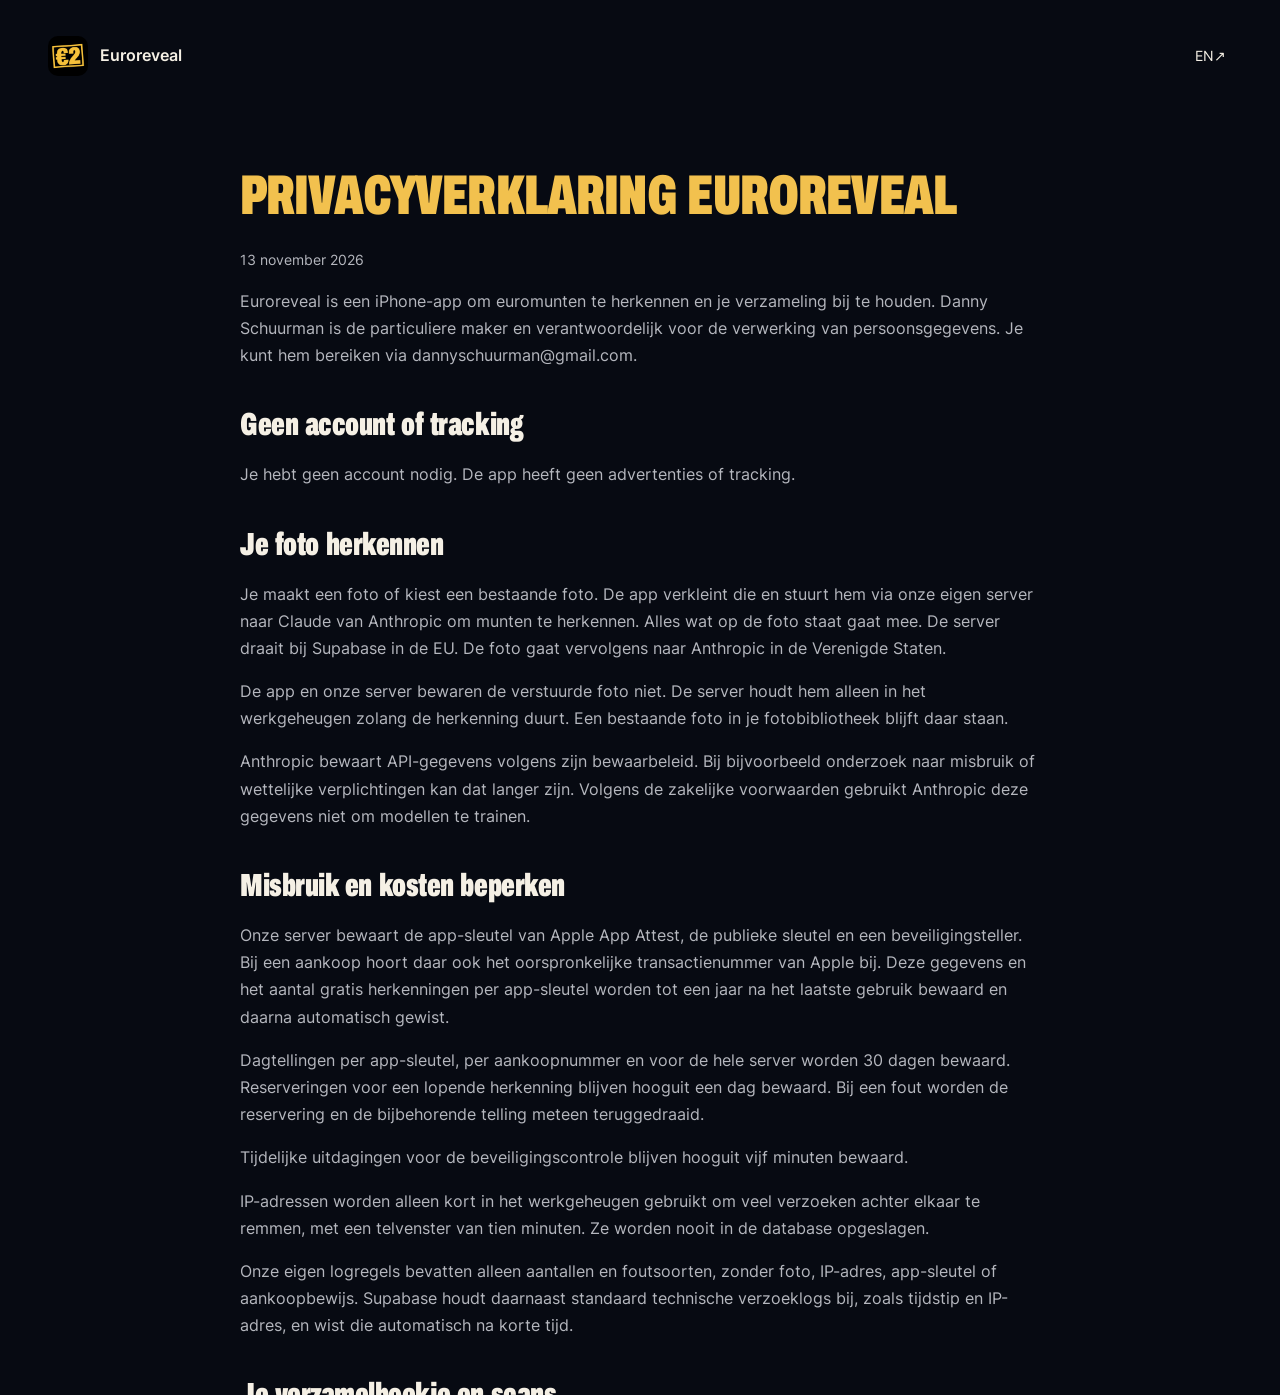
<file: index.html>
<!doctype html><html lang="nl"><head><meta charset="utf-8"><meta name="viewport" content="width=device-width,initial-scale=1"><meta name="robots" content="noindex"><title>Euroreveal: privacy en support</title><meta http-equiv="refresh" content="0; url=privacy.html"><link rel="canonical" href="https://euroreveal.nl/privacy.html"></head><body><p><a href="privacy.html">Privacy</a> · <a href="privacy-en.html">Privacy (EN)</a> · <a href="support.html">Support</a> · <a href="support-en.html">Support (EN)</a></p></body></html>
</file>
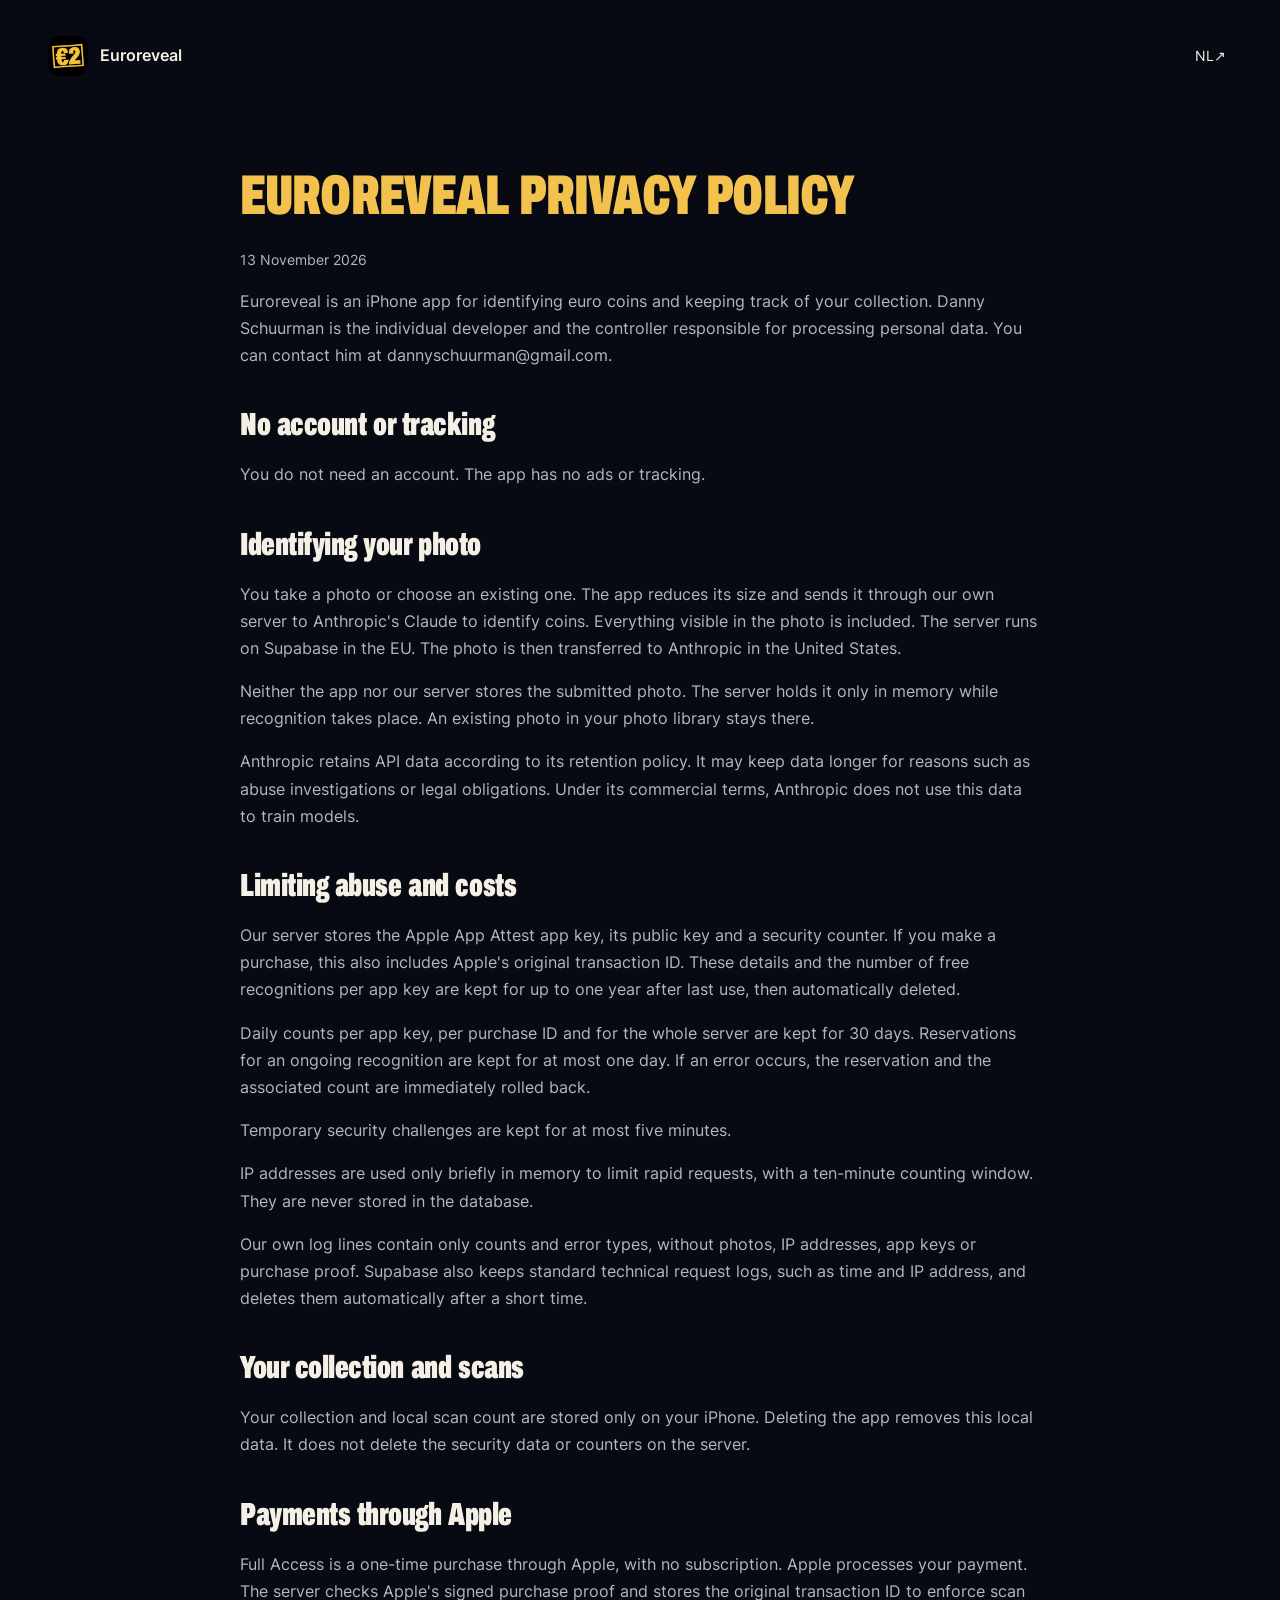
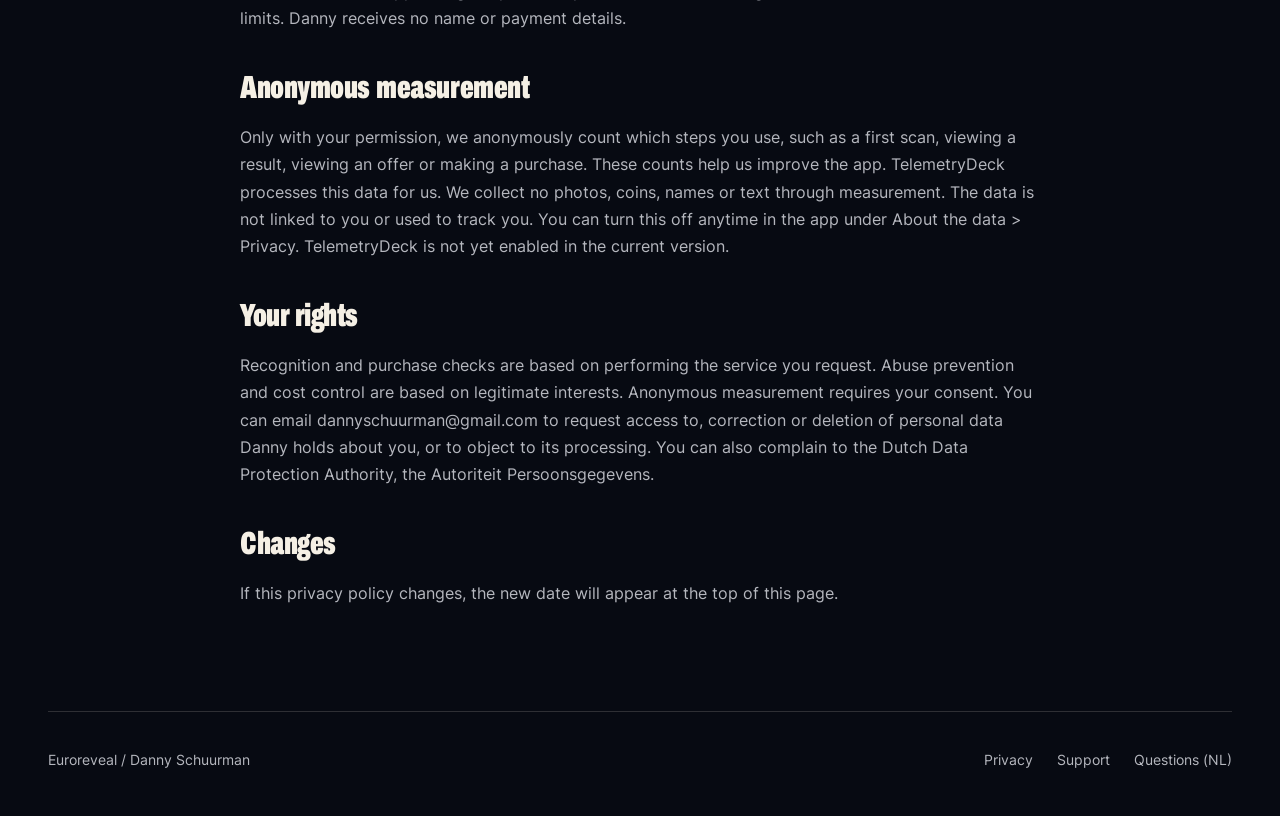
<file: privacy-en.html>
<!doctype html>
<html lang="en"><head>
<meta charset="utf-8"><meta name="viewport" content="width=device-width,initial-scale=1,viewport-fit=cover">
<meta http-equiv="Content-Security-Policy" content="default-src 'self'; script-src 'self'; style-src 'self'; img-src 'self' data:; font-src 'self'; connect-src 'self'; object-src 'none'; base-uri 'self'; form-action 'none'">
<meta name="referrer" content="strict-origin-when-cross-origin">
<title>Euroreveal Privacy Policy</title><meta name="description" content="Euroreveal Privacy Policy">

<!-- site-meta:start -->
<link rel="canonical" href="https://euroreveal.nl/privacy-en.html">
<link rel="alternate" hreflang="nl" href="https://euroreveal.nl/privacy.html"><link rel="alternate" hreflang="en" href="https://euroreveal.nl/privacy-en.html"><link rel="alternate" hreflang="x-default" href="https://euroreveal.nl/privacy.html">
<meta property="og:url" content="https://euroreveal.nl/privacy-en.html"><meta property="og:image" content="https://euroreveal.nl/img/share-en.jpg">
<!-- site-meta:end -->
<meta property="og:title" content="Euroreveal Privacy Policy"><meta property="og:description" content="Euroreveal Privacy Policy"><meta property="og:type" content="website"><meta property="og:site_name" content="Euroreveal"><meta property="og:locale" content="en_GB"><meta name="twitter:card" content="summary_large_image"><meta name="theme-color" content="#070A12">
<link rel="icon" type="image/png" sizes="32x32" href="img/favicon-32.png"><link rel="apple-touch-icon" href="img/apple-touch-icon.png">
<link rel="preload" href="fonts/inter-latin-400.woff2" as="font" type="font/woff2" crossorigin>
<link rel="stylesheet" href="fonts/fonts.css"><link rel="stylesheet" href="style.css"><script src="site.js" defer></script>
<meta property="og:locale:alternate" content="nl_NL"><meta property="og:image:width" content="1200"><meta property="og:image:height" content="630"><meta property="og:image:alt" content="Euroreveal"></head><body><a class="skip" href="#inhoud">Skip to content</a><header class="bar shell"><a class="brand" href="en/"><img src="img/icoon.png" width="40" height="40" alt="">Euroreveal</a><nav aria-label="Language"><a href="privacy.html" lang="nl" hreflang="nl">NL <span aria-hidden="true">↗</span></a></nav></header><main class="document shell" id="inhoud">
<h1>Euroreveal Privacy Policy</h1>
<p class="datum">13 November 2026</p>
<p>Euroreveal is an iPhone app for identifying euro coins and keeping track of your collection. Danny Schuurman is the individual developer and the controller responsible for processing personal data. You can contact him at dannyschuurman@gmail.com.</p>
<h2>No account or tracking</h2>
<p>You do not need an account. The app has no ads or tracking.</p>
<h2>Identifying your photo</h2>
<p>You take a photo or choose an existing one. The app reduces its size and sends it through our own server to Anthropic&#x27;s Claude to identify coins. Everything visible in the photo is included. The server runs on Supabase in the EU. The photo is then transferred to Anthropic in the United States.</p>
<p>Neither the app nor our server stores the submitted photo. The server holds it only in memory while recognition takes place. An existing photo in your photo library stays there.</p>
<p>Anthropic retains API data according to its retention policy. It may keep data longer for reasons such as abuse investigations or legal obligations. Under its commercial terms, Anthropic does not use this data to train models.</p>
<h2>Limiting abuse and costs</h2>
<p>Our server stores the Apple App Attest app key, its public key and a security counter. If you make a purchase, this also includes Apple&#x27;s original transaction ID. These details and the number of free recognitions per app key are kept for up to one year after last use, then automatically deleted.</p>
<p>Daily counts per app key, per purchase ID and for the whole server are kept for 30 days. Reservations for an ongoing recognition are kept for at most one day. If an error occurs, the reservation and the associated count are immediately rolled back.</p>
<p>Temporary security challenges are kept for at most five minutes.</p>
<p>IP addresses are used only briefly in memory to limit rapid requests, with a ten-minute counting window. They are never stored in the database.</p>
<p>Our own log lines contain only counts and error types, without photos, IP addresses, app keys or purchase proof. Supabase also keeps standard technical request logs, such as time and IP address, and deletes them automatically after a short time.</p>
<h2>Your collection and scans</h2>
<p>Your collection and local scan count are stored only on your iPhone. Deleting the app removes this local data. It does not delete the security data or counters on the server.</p>
<h2>Payments through Apple</h2>
<p>Full Access is a one-time purchase through Apple, with no subscription. Apple processes your payment. The server checks Apple&#x27;s signed purchase proof and stores the original transaction ID to enforce scan limits. Danny receives no name or payment details.</p>
<h2>Anonymous measurement</h2>
<p>Only with your permission, we anonymously count which steps you use, such as a first scan, viewing a result, viewing an offer or making a purchase. These counts help us improve the app. TelemetryDeck processes this data for us. We collect no photos, coins, names or text through measurement. The data is not linked to you or used to track you. You can turn this off anytime in the app under About the data &gt; Privacy. TelemetryDeck is not yet enabled in the current version.</p>
<h2>Your rights</h2>
<p>Recognition and purchase checks are based on performing the service you request. Abuse prevention and cost control are based on legitimate interests. Anonymous measurement requires your consent. You can email dannyschuurman@gmail.com to request access to, correction or deletion of personal data Danny holds about you, or to object to its processing. You can also complain to the Dutch Data Protection Authority, the Autoriteit Persoonsgegevens.</p>
<h2>Changes</h2>
<p>If this privacy policy changes, the new date will appear at the top of this page.</p>
</main><footer class="footer shell"><p>Euroreveal <span aria-hidden="true">/</span> Danny Schuurman</p><nav aria-label="More information"><a href="privacy-en.html">Privacy</a><a href="support-en.html">Support</a><a href="https://euroreveal.nl/vragen/">Questions (NL)</a></nav></footer></body></html>
</file>
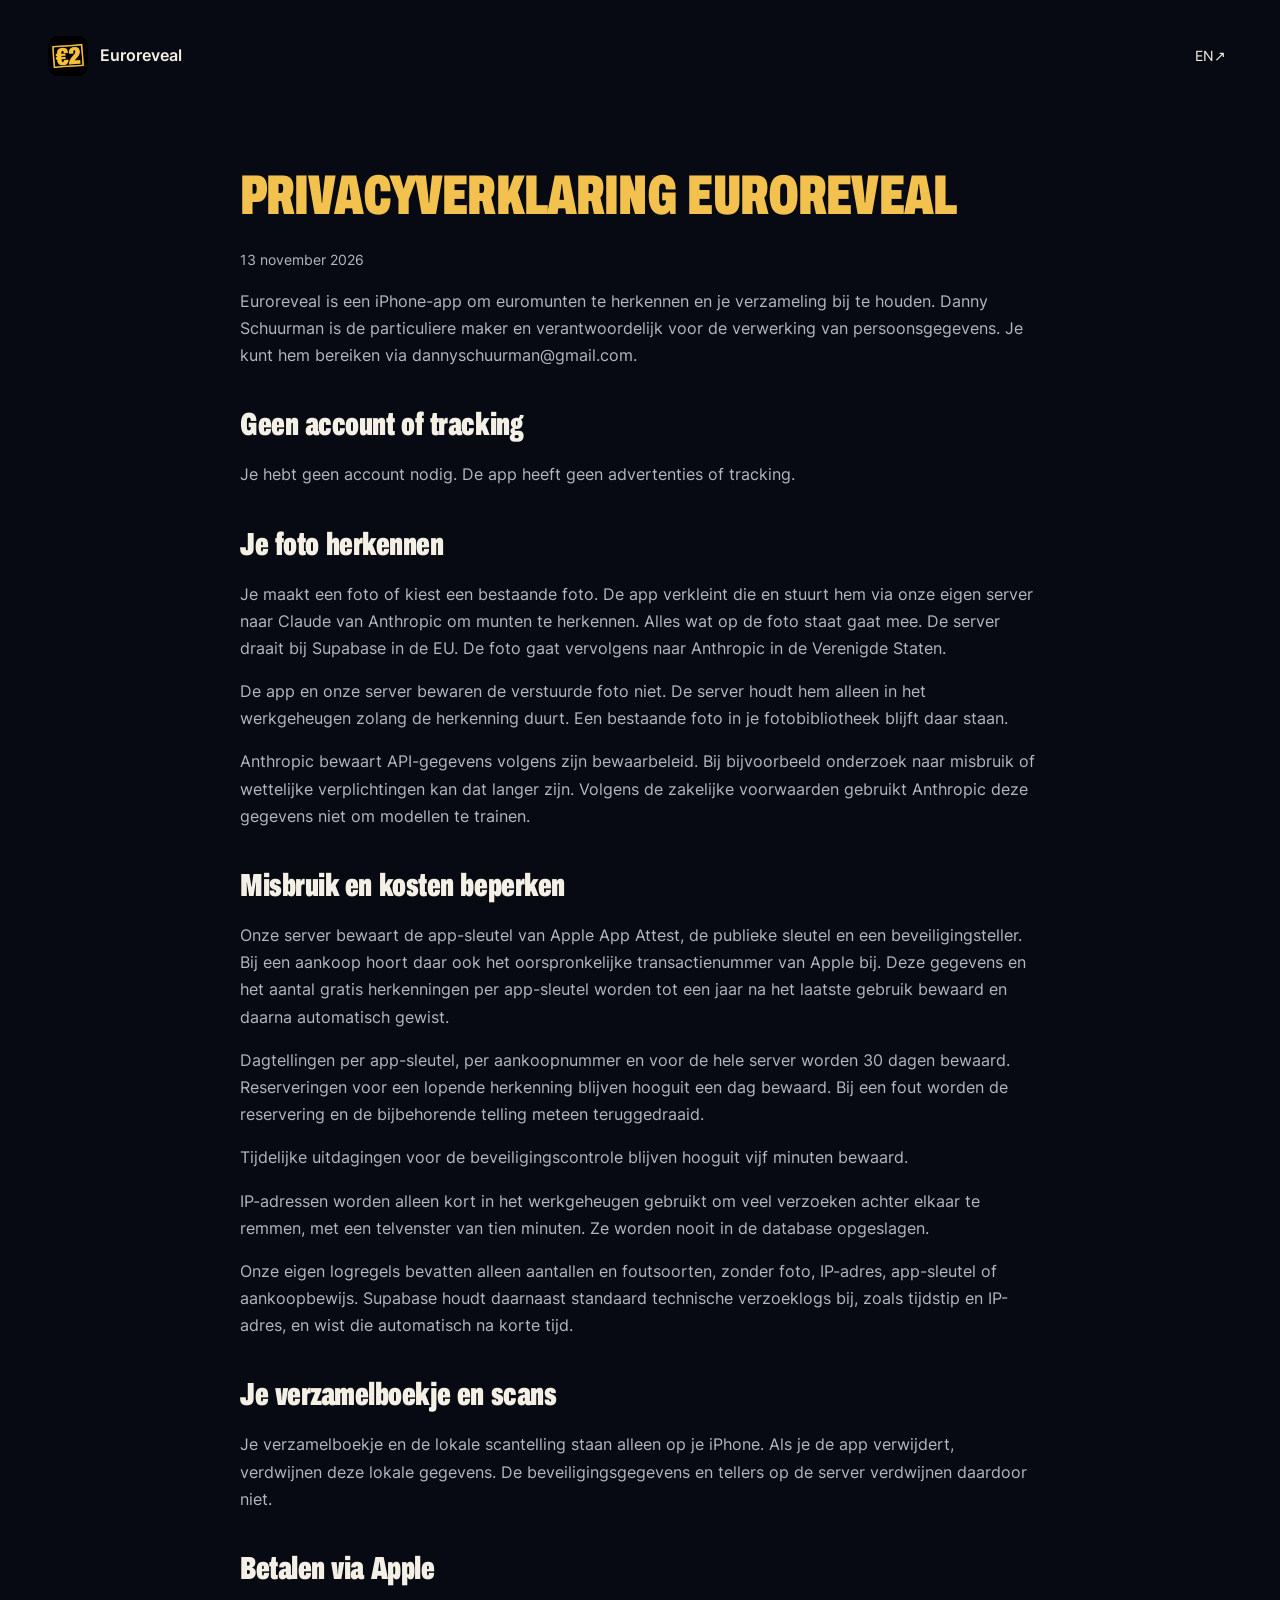
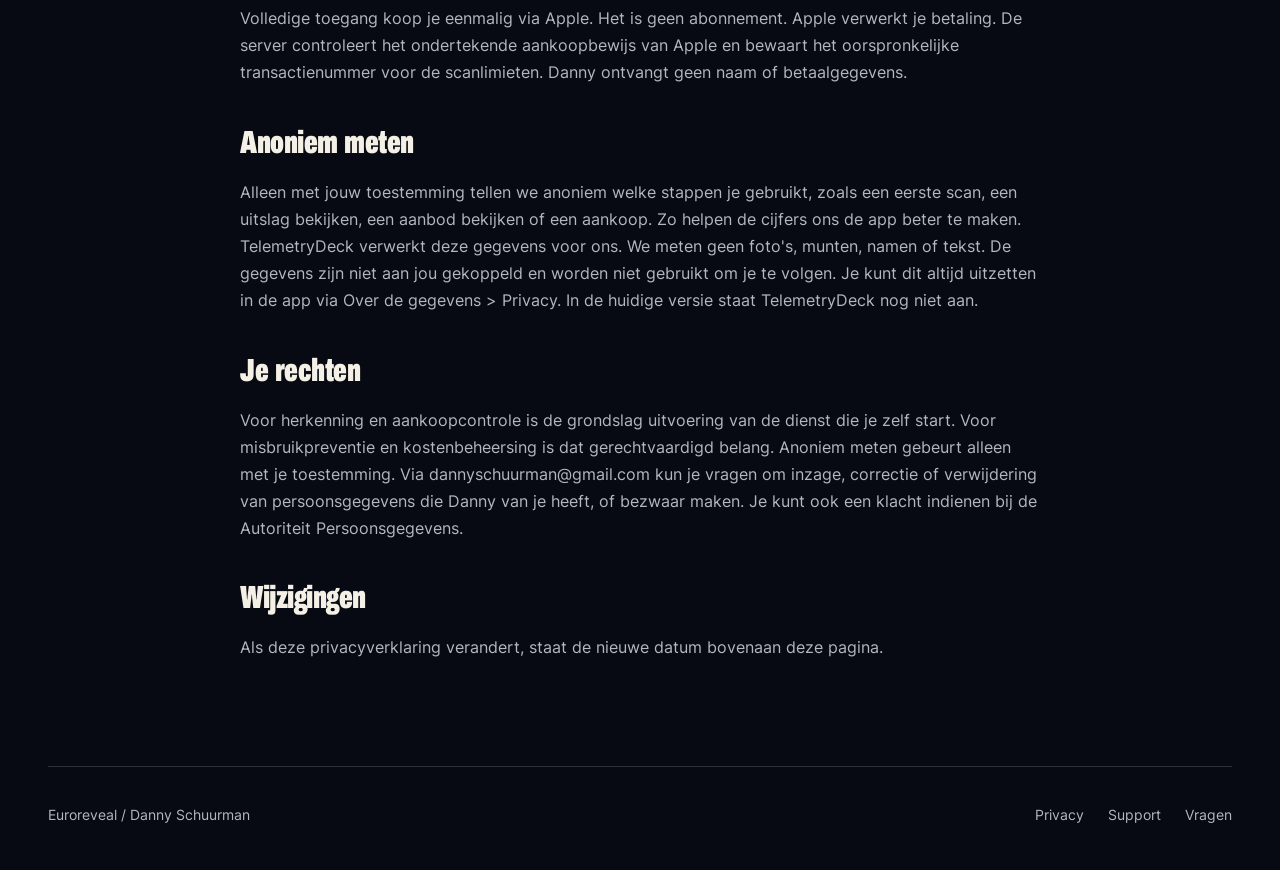
<file: privacy.html>
<!doctype html>
<html lang="nl"><head>
<meta charset="utf-8"><meta name="viewport" content="width=device-width,initial-scale=1,viewport-fit=cover">
<meta http-equiv="Content-Security-Policy" content="default-src 'self'; script-src 'self'; style-src 'self'; img-src 'self' data:; font-src 'self'; connect-src 'self'; object-src 'none'; base-uri 'self'; form-action 'none'">
<meta name="referrer" content="strict-origin-when-cross-origin">
<title>Privacyverklaring Euroreveal</title><meta name="description" content="Privacyverklaring Euroreveal">

<!-- site-meta:start -->
<link rel="canonical" href="https://euroreveal.nl/privacy.html">
<link rel="alternate" hreflang="nl" href="https://euroreveal.nl/privacy.html"><link rel="alternate" hreflang="en" href="https://euroreveal.nl/privacy-en.html"><link rel="alternate" hreflang="x-default" href="https://euroreveal.nl/privacy.html">
<meta property="og:url" content="https://euroreveal.nl/privacy.html"><meta property="og:image" content="https://euroreveal.nl/img/share.jpg">
<!-- site-meta:end -->
<meta property="og:title" content="Privacyverklaring Euroreveal"><meta property="og:description" content="Privacyverklaring Euroreveal"><meta property="og:type" content="website"><meta property="og:site_name" content="Euroreveal"><meta property="og:locale" content="nl_NL"><meta name="twitter:card" content="summary_large_image"><meta name="theme-color" content="#070A12">
<link rel="icon" type="image/png" sizes="32x32" href="img/favicon-32.png"><link rel="apple-touch-icon" href="img/apple-touch-icon.png">
<link rel="preload" href="fonts/inter-latin-400.woff2" as="font" type="font/woff2" crossorigin>
<link rel="stylesheet" href="fonts/fonts.css"><link rel="stylesheet" href="style.css"><script src="site.js" defer></script>
<meta property="og:locale:alternate" content="en_GB"><meta property="og:image:width" content="1200"><meta property="og:image:height" content="630"><meta property="og:image:alt" content="Euroreveal"></head><body><a class="skip" href="#inhoud">Naar de inhoud</a><header class="bar shell"><a class="brand" href="https://euroreveal.nl/"><img src="img/icoon.png" width="40" height="40" alt="">Euroreveal</a><nav aria-label="Taal"><a href="privacy-en.html" lang="en" hreflang="en">EN <span aria-hidden="true">↗</span></a></nav></header><main class="document shell" id="inhoud">
<h1>Privacyverklaring Euroreveal</h1>
<p class="datum">13 november 2026</p>
<p>Euroreveal is een iPhone-app om euromunten te herkennen en je verzameling bij te houden. Danny Schuurman is de particuliere maker en verantwoordelijk voor de verwerking van persoonsgegevens. Je kunt hem bereiken via dannyschuurman@gmail.com.</p>
<h2>Geen account of tracking</h2>
<p>Je hebt geen account nodig. De app heeft geen advertenties of tracking.</p>
<h2>Je foto herkennen</h2>
<p>Je maakt een foto of kiest een bestaande foto. De app verkleint die en stuurt hem via onze eigen server naar Claude van Anthropic om munten te herkennen. Alles wat op de foto staat gaat mee. De server draait bij Supabase in de EU. De foto gaat vervolgens naar Anthropic in de Verenigde Staten.</p>
<p>De app en onze server bewaren de verstuurde foto niet. De server houdt hem alleen in het werkgeheugen zolang de herkenning duurt. Een bestaande foto in je fotobibliotheek blijft daar staan.</p>
<p>Anthropic bewaart API-gegevens volgens zijn bewaarbeleid. Bij bijvoorbeeld onderzoek naar misbruik of wettelijke verplichtingen kan dat langer zijn. Volgens de zakelijke voorwaarden gebruikt Anthropic deze gegevens niet om modellen te trainen.</p>
<h2>Misbruik en kosten beperken</h2>
<p>Onze server bewaart de app-sleutel van Apple App Attest, de publieke sleutel en een beveiligingsteller. Bij een aankoop hoort daar ook het oorspronkelijke transactienummer van Apple bij. Deze gegevens en het aantal gratis herkenningen per app-sleutel worden tot een jaar na het laatste gebruik bewaard en daarna automatisch gewist.</p>
<p>Dagtellingen per app-sleutel, per aankoopnummer en voor de hele server worden 30 dagen bewaard. Reserveringen voor een lopende herkenning blijven hooguit een dag bewaard. Bij een fout worden de reservering en de bijbehorende telling meteen teruggedraaid.</p>
<p>Tijdelijke uitdagingen voor de beveiligingscontrole blijven hooguit vijf minuten bewaard.</p>
<p>IP-adressen worden alleen kort in het werkgeheugen gebruikt om veel verzoeken achter elkaar te remmen, met een telvenster van tien minuten. Ze worden nooit in de database opgeslagen.</p>
<p>Onze eigen logregels bevatten alleen aantallen en foutsoorten, zonder foto, IP-adres, app-sleutel of aankoopbewijs. Supabase houdt daarnaast standaard technische verzoeklogs bij, zoals tijdstip en IP-adres, en wist die automatisch na korte tijd.</p>
<h2>Je verzamelboekje en scans</h2>
<p>Je verzamelboekje en de lokale scantelling staan alleen op je iPhone. Als je de app verwijdert, verdwijnen deze lokale gegevens. De beveiligingsgegevens en tellers op de server verdwijnen daardoor niet.</p>
<h2>Betalen via Apple</h2>
<p>Volledige toegang koop je eenmalig via Apple. Het is geen abonnement. Apple verwerkt je betaling. De server controleert het ondertekende aankoopbewijs van Apple en bewaart het oorspronkelijke transactienummer voor de scanlimieten. Danny ontvangt geen naam of betaalgegevens.</p>
<h2>Anoniem meten</h2>
<p>Alleen met jouw toestemming tellen we anoniem welke stappen je gebruikt, zoals een eerste scan, een uitslag bekijken, een aanbod bekijken of een aankoop. Zo helpen de cijfers ons de app beter te maken. TelemetryDeck verwerkt deze gegevens voor ons. We meten geen foto&#x27;s, munten, namen of tekst. De gegevens zijn niet aan jou gekoppeld en worden niet gebruikt om je te volgen. Je kunt dit altijd uitzetten in de app via Over de gegevens &gt; Privacy. In de huidige versie staat TelemetryDeck nog niet aan.</p>
<h2>Je rechten</h2>
<p>Voor herkenning en aankoopcontrole is de grondslag uitvoering van de dienst die je zelf start. Voor misbruikpreventie en kostenbeheersing is dat gerechtvaardigd belang. Anoniem meten gebeurt alleen met je toestemming. Via dannyschuurman@gmail.com kun je vragen om inzage, correctie of verwijdering van persoonsgegevens die Danny van je heeft, of bezwaar maken. Je kunt ook een klacht indienen bij de Autoriteit Persoonsgegevens.</p>
<h2>Wijzigingen</h2>
<p>Als deze privacyverklaring verandert, staat de nieuwe datum bovenaan deze pagina.</p>
</main><footer class="footer shell"><p>Euroreveal <span aria-hidden="true">/</span> Danny Schuurman</p><nav aria-label="Meer informatie"><a href="privacy.html">Privacy</a><a href="support.html">Support</a><a href="https://euroreveal.nl/vragen/">Vragen</a></nav></footer></body></html>
</file>
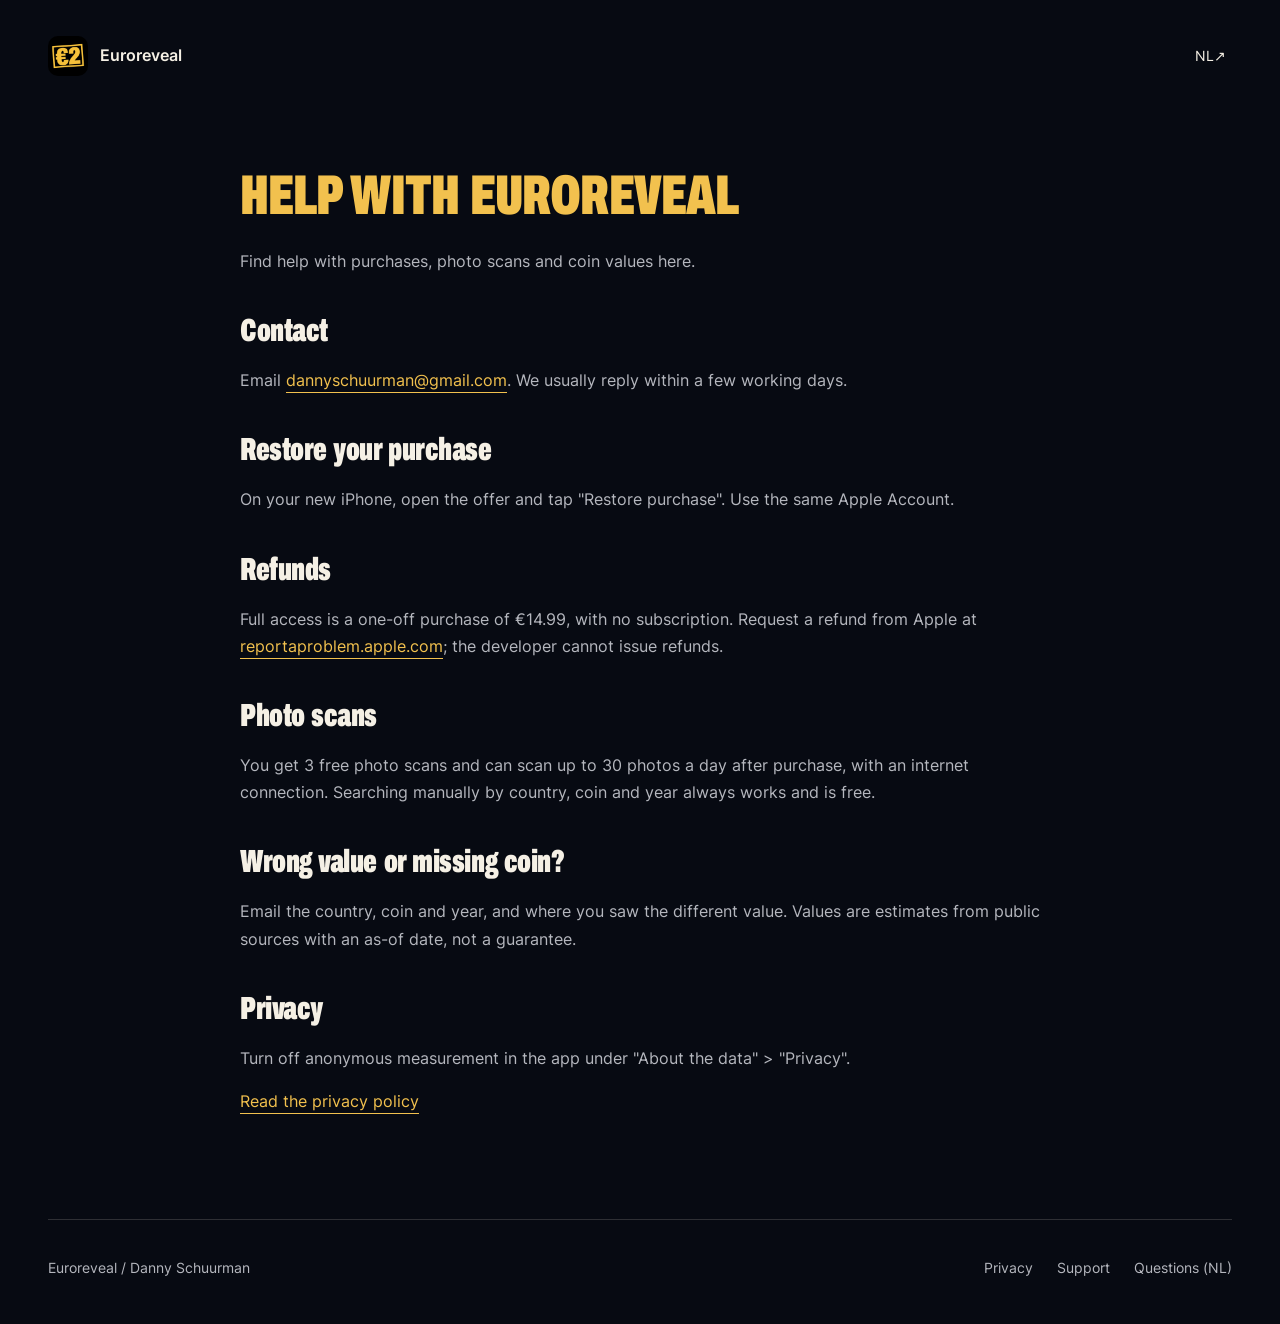
<file: support-en.html>
<!doctype html>
<html lang="en"><head>
<meta charset="utf-8"><meta name="viewport" content="width=device-width,initial-scale=1,viewport-fit=cover">
<meta http-equiv="Content-Security-Policy" content="default-src 'self'; script-src 'self'; style-src 'self'; img-src 'self' data:; font-src 'self'; connect-src 'self'; object-src 'none'; base-uri 'self'; form-action 'none'">
<meta name="referrer" content="strict-origin-when-cross-origin">
<title>Euroreveal support</title><meta name="description" content="Euroreveal support">

<!-- site-meta:start -->
<link rel="canonical" href="https://euroreveal.nl/support-en.html">
<link rel="alternate" hreflang="nl" href="https://euroreveal.nl/support.html"><link rel="alternate" hreflang="en" href="https://euroreveal.nl/support-en.html"><link rel="alternate" hreflang="x-default" href="https://euroreveal.nl/support.html">
<meta property="og:url" content="https://euroreveal.nl/support-en.html"><meta property="og:image" content="https://euroreveal.nl/img/share-en.jpg">
<!-- site-meta:end -->
<meta property="og:title" content="Euroreveal support"><meta property="og:description" content="Euroreveal support"><meta property="og:type" content="website"><meta property="og:site_name" content="Euroreveal"><meta property="og:locale" content="en_GB"><meta name="twitter:card" content="summary_large_image"><meta name="theme-color" content="#070A12">
<link rel="icon" type="image/png" sizes="32x32" href="img/favicon-32.png"><link rel="apple-touch-icon" href="img/apple-touch-icon.png">
<link rel="preload" href="fonts/inter-latin-400.woff2" as="font" type="font/woff2" crossorigin>
<link rel="stylesheet" href="fonts/fonts.css"><link rel="stylesheet" href="style.css"><script src="site.js" defer></script>
<meta property="og:locale:alternate" content="nl_NL"><meta property="og:image:width" content="1200"><meta property="og:image:height" content="630"><meta property="og:image:alt" content="Euroreveal"></head><body><a class="skip" href="#inhoud">Skip to content</a><header class="bar shell"><a class="brand" href="en/"><img src="img/icoon.png" width="40" height="40" alt="">Euroreveal</a><nav aria-label="Language"><a href="support.html" lang="nl" hreflang="nl">NL <span aria-hidden="true">↗</span></a></nav></header><main class="document shell" id="inhoud">
<h1>Help with Euroreveal</h1>
<p class="intro">Find help with purchases, photo scans and coin values here.</p>
<h2>Contact</h2>
<p>Email <a href="mailto:dannyschuurman@gmail.com">dannyschuurman@gmail.com</a>. We usually reply within a few working days.</p>
<h2>Restore your purchase</h2>
<p>On your new iPhone, open the offer and tap &quot;Restore purchase&quot;. Use the same Apple Account.</p>
<h2>Refunds</h2>
<p>Full access is a one-off purchase of €14.99, with no subscription. Request a refund from Apple at <a href="https://reportaproblem.apple.com">reportaproblem.apple.com</a>; the developer cannot issue refunds.</p>
<h2>Photo scans</h2>
<p>You get 3 free photo scans and can scan up to 30 photos a day after purchase, with an internet connection. Searching manually by country, coin and year always works and is free.</p>
<h2>Wrong value or missing coin?</h2>
<p>Email the country, coin and year, and where you saw the different value. Values are estimates from public sources with an as-of date, not a guarantee.</p>
<h2>Privacy</h2>
<p>Turn off anonymous measurement in the app under &quot;About the data&quot; &gt; &quot;Privacy&quot;.</p>
<p><a href="privacy-en.html">Read the privacy policy</a></p>
</main><footer class="footer shell"><p>Euroreveal <span aria-hidden="true">/</span> Danny Schuurman</p><nav aria-label="More information"><a href="privacy-en.html">Privacy</a><a href="support-en.html">Support</a><a href="https://euroreveal.nl/vragen/">Questions (NL)</a></nav></footer></body></html>
</file>
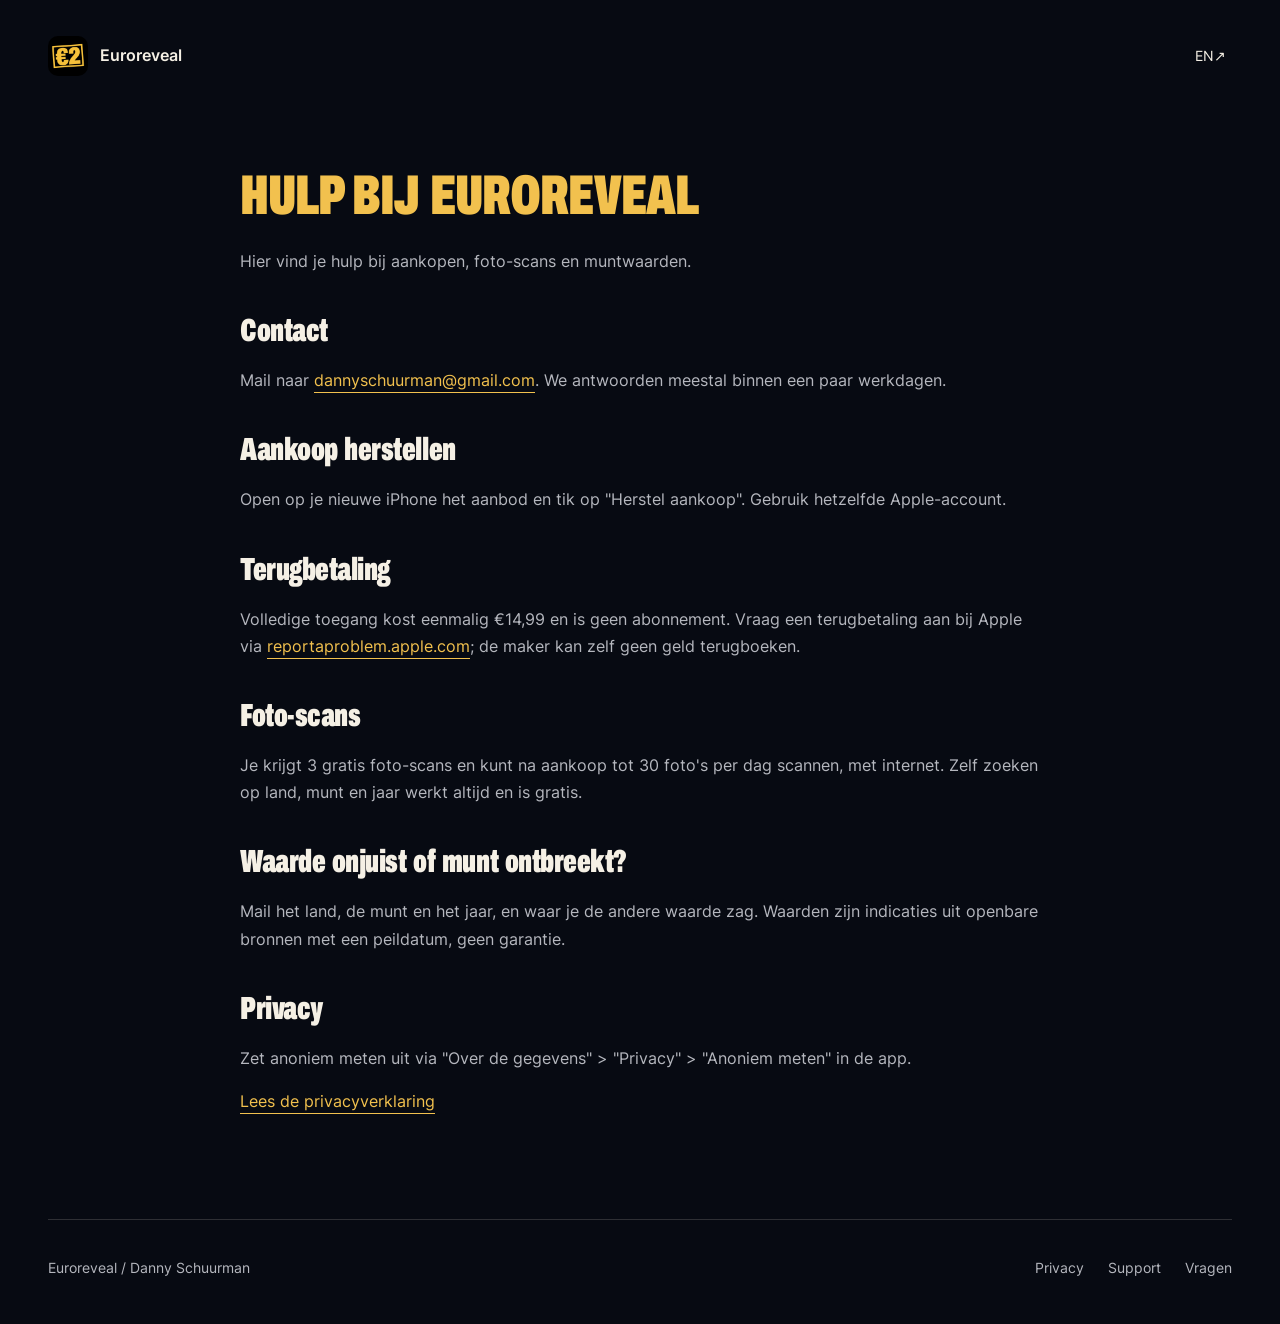
<file: support.html>
<!doctype html>
<html lang="nl"><head>
<meta charset="utf-8"><meta name="viewport" content="width=device-width,initial-scale=1,viewport-fit=cover">
<meta http-equiv="Content-Security-Policy" content="default-src 'self'; script-src 'self'; style-src 'self'; img-src 'self' data:; font-src 'self'; connect-src 'self'; object-src 'none'; base-uri 'self'; form-action 'none'">
<meta name="referrer" content="strict-origin-when-cross-origin">
<title>Support voor Euroreveal</title><meta name="description" content="Support voor Euroreveal">

<!-- site-meta:start -->
<link rel="canonical" href="https://euroreveal.nl/support.html">
<link rel="alternate" hreflang="nl" href="https://euroreveal.nl/support.html"><link rel="alternate" hreflang="en" href="https://euroreveal.nl/support-en.html"><link rel="alternate" hreflang="x-default" href="https://euroreveal.nl/support.html">
<meta property="og:url" content="https://euroreveal.nl/support.html"><meta property="og:image" content="https://euroreveal.nl/img/share.jpg">
<!-- site-meta:end -->
<meta property="og:title" content="Support voor Euroreveal"><meta property="og:description" content="Support voor Euroreveal"><meta property="og:type" content="website"><meta property="og:site_name" content="Euroreveal"><meta property="og:locale" content="nl_NL"><meta name="twitter:card" content="summary_large_image"><meta name="theme-color" content="#070A12">
<link rel="icon" type="image/png" sizes="32x32" href="img/favicon-32.png"><link rel="apple-touch-icon" href="img/apple-touch-icon.png">
<link rel="preload" href="fonts/inter-latin-400.woff2" as="font" type="font/woff2" crossorigin>
<link rel="stylesheet" href="fonts/fonts.css"><link rel="stylesheet" href="style.css"><script src="site.js" defer></script>
<meta property="og:locale:alternate" content="en_GB"><meta property="og:image:width" content="1200"><meta property="og:image:height" content="630"><meta property="og:image:alt" content="Euroreveal"></head><body><a class="skip" href="#inhoud">Naar de inhoud</a><header class="bar shell"><a class="brand" href="https://euroreveal.nl/"><img src="img/icoon.png" width="40" height="40" alt="">Euroreveal</a><nav aria-label="Taal"><a href="support-en.html" lang="en" hreflang="en">EN <span aria-hidden="true">↗</span></a></nav></header><main class="document shell" id="inhoud">
<h1>Hulp bij Euroreveal</h1>
<p class="intro">Hier vind je hulp bij aankopen, foto-scans en muntwaarden.</p>
<h2>Contact</h2>
<p>Mail naar <a href="mailto:dannyschuurman@gmail.com">dannyschuurman@gmail.com</a>. We antwoorden meestal binnen een paar werkdagen.</p>
<h2>Aankoop herstellen</h2>
<p>Open op je nieuwe iPhone het aanbod en tik op &quot;Herstel aankoop&quot;. Gebruik hetzelfde Apple-account.</p>
<h2>Terugbetaling</h2>
<p>Volledige toegang kost eenmalig €14,99 en is geen abonnement. Vraag een terugbetaling aan bij Apple via <a href="https://reportaproblem.apple.com">reportaproblem.apple.com</a>; de maker kan zelf geen geld terugboeken.</p>
<h2>Foto-scans</h2>
<p>Je krijgt 3 gratis foto-scans en kunt na aankoop tot 30 foto&#x27;s per dag scannen, met internet. Zelf zoeken op land, munt en jaar werkt altijd en is gratis.</p>
<h2>Waarde onjuist of munt ontbreekt?</h2>
<p>Mail het land, de munt en het jaar, en waar je de andere waarde zag. Waarden zijn indicaties uit openbare bronnen met een peildatum, geen garantie.</p>
<h2>Privacy</h2>
<p>Zet anoniem meten uit via &quot;Over de gegevens&quot; &gt; &quot;Privacy&quot; &gt; &quot;Anoniem meten&quot; in de app.</p>
<p><a href="privacy.html">Lees de privacyverklaring</a></p>
</main><footer class="footer shell"><p>Euroreveal <span aria-hidden="true">/</span> Danny Schuurman</p><nav aria-label="Meer informatie"><a href="privacy.html">Privacy</a><a href="support.html">Support</a><a href="https://euroreveal.nl/vragen/">Vragen</a></nav></footer></body></html>
</file>
<file: fonts/fonts.css>
@font-face{font-family:Inter;font-style:normal;font-weight:400;font-display:swap;src:url(inter-latin-400.woff2) format("woff2")}
@font-face{font-family:Inter;font-style:normal;font-weight:600;font-display:swap;src:url(inter-latin-600.woff2) format("woff2")}
@font-face{font-family:"Archivo XC";font-style:normal;font-weight:900;font-display:swap;src:url(archivo-extracondensed-black.ttf) format("truetype")}
</file>
<file: style.css>
:root{color-scheme:dark;--paper:#070a12;--ink:#f5f0e5;--gold:#f2c14e;--muted:#b5b7be;--line:#f5f0e529;--display:"Archivo XC",sans-serif;--small:14px;--body:16px;--lead:20px;--sub:32px;--section:56px;--hero:56px}
*{box-sizing:border-box}html{-webkit-text-size-adjust:100%;scroll-behavior:smooth}body{margin:0;background:var(--paper);color:var(--ink);font:400 var(--body)/1.7 Inter,sans-serif}a{color:inherit;text-underline-offset:6px}a:hover{color:var(--gold)}a:focus-visible,summary:focus-visible{outline:2px solid var(--gold);outline-offset:6px}img{display:block;max-width:100%;height:auto}.shell{width:calc(100% - 40px);max-width:1200px;margin-inline:auto}.skip{position:absolute;top:12px;left:20px;transform:translateY(-200%);background:var(--gold);color:var(--paper);padding:12px;z-index:5}.skip:focus{transform:none}.bar{min-height:88px;display:flex;align-items:center;justify-content:space-between}.brand{display:inline-flex;align-items:center;gap:12px;text-decoration:none;font-weight:600}.brand img{border-radius:10px}.bar nav a{display:inline-flex;align-items:center;justify-content:center;min-width:44px;min-height:44px;font-size:var(--small);text-decoration:none}.hero{padding-block:52px 64px;display:grid;gap:56px}.intro{min-width:0}.eyebrow{font-size:var(--small);color:var(--gold);margin:0 0 24px;letter-spacing:.08em}h1,h2{font-family:var(--display);font-weight:900;line-height:1;letter-spacing:-.015em;word-spacing:.1em;text-wrap:balance;margin:0}h1{font-size:var(--hero);text-transform:uppercase}h2{font-size:var(--section)}.lead{font-size:var(--lead);color:var(--muted);max-width:29em;margin:28px 0 32px}.button{display:inline-flex;align-items:center;justify-content:space-between;gap:32px;min-height:56px;padding:14px 22px;background:var(--gold);color:var(--paper);border-radius:6px;text-decoration:none;font-weight:600}.button:hover{background:var(--ink);color:var(--paper)}.hero-art{margin:0;min-width:0;text-align:center}.icon-stage{display:grid;place-items:center;aspect-ratio:1;background:radial-gradient(ellipse,#f2c14e18,transparent 68%);border:1px solid var(--line);border-radius:50%}.icon-stage img{width:70%;border-radius:23%;box-shadow:0 28px 70px #0007}.hero-art figcaption{font-size:var(--small);color:var(--muted);margin-top:24px}.steps{display:grid;gap:40px;border-top:1px solid var(--line);padding-block:56px 72px}.steps h2{font-size:var(--sub)}.steps p:last-child{color:var(--muted);max-width:30em;margin-bottom:0}.steps .eyebrow{margin-bottom:18px}.privacy-section{border-top:1px solid var(--line);padding-block:64px;display:grid;gap:12px}.privacy-section h2{color:var(--gold)}.privacy-section p:not(.eyebrow){max-width:36em;color:var(--muted);margin:24px 0}.text-link{display:inline-flex;align-items:center;min-height:44px}.faq{border-top:1px solid var(--line);display:grid;gap:32px;padding-block:64px}.faq h2{font-size:var(--section)}details{border-bottom:1px solid var(--line)}summary{display:flex;justify-content:space-between;gap:24px;align-items:center;min-height:72px;padding:16px 0;cursor:pointer;list-style:none;font-weight:600}summary::-webkit-details-marker{display:none}summary span{color:var(--gold);font-size:var(--lead)}details[open] summary span{visibility:hidden}details p{margin:0 0 24px;color:var(--muted);max-width:35em}.availability{text-align:center;border-top:1px solid var(--line);padding-block:72px 88px;scroll-margin-top:32px}.availability h2{font-size:var(--section)}.wait{display:inline-block;border:1px solid var(--line);border-radius:6px;padding:14px 20px;margin-top:32px;color:var(--muted)}.footer{border-top:1px solid var(--line);padding-block:24px 32px;color:var(--muted);font-size:var(--small);display:flex;flex-wrap:wrap;justify-content:space-between;gap:12px 32px}.footer p{margin:12px 0}.footer nav{display:flex;flex-wrap:wrap;gap:8px 24px}.footer a{display:inline-flex;align-items:center;min-height:44px;text-decoration:none}.document{max-width:800px;padding-block:56px 88px;overflow-wrap:anywhere}.document h1{font-size:var(--section);margin-bottom:24px;color:var(--gold);hyphens:auto}.document h2{font-size:var(--sub);margin:40px 0 20px;hyphens:auto}.document p,.document li{color:var(--muted)}.document a{color:var(--gold)}.document .datum{font-size:var(--small)}
@media(min-width:760px){:root{--hero:88px}.shell{width:calc(100% - 96px)}.bar{min-height:112px}.hero{grid-template-columns:1.2fr 1fr;align-items:center;gap:64px;padding-block:80px 112px}.hero-art{max-width:480px}.steps{grid-template-columns:repeat(3,1fr);gap:56px;padding-block:64px 96px}.privacy-section,.faq{grid-template-columns:1fr 2fr;gap:64px;padding-block:96px}.availability{padding-block:104px 120px}}
@media(prefers-reduced-motion:no-preference){.intro,.hero-art{animation:arrive .7s ease-out both}.hero-art{animation-delay:.1s}@keyframes arrive{from{opacity:0;transform:translateY(18px)}to{opacity:1;transform:translateY(0)}}}
@media(prefers-reduced-motion:reduce){html{scroll-behavior:auto}}

@media(min-width:1100px){:root{--hero:128px}}
/* v4: a night, a table, a discovery. */
:root{--night:#070a12;--brass:#f2c14e;--ivory:#f5f0e5}
body.home{overflow-x:clip;background:var(--night);font-size:16px;line-height:1.65}.home h1,.home h2,.home h3{font-family:'Archivo XC',sans-serif;font-weight:900;letter-spacing:-.015em}.home h2{font-size:clamp(56px,6.8vw,112px);line-height:.95}.home .eyebrow{font:600 11px/1.5 Inter,sans-serif;letter-spacing:.17em;text-transform:uppercase;color:var(--brass);margin:0 0 23px}.home p{margin-top:0}.home section{scroll-margin-top:0}.home .skip{z-index:100}.language{position:absolute;top:30px;right:42px;z-index:12;display:grid;place-items:center;width:48px;height:48px;border:1px solid #f5f0e54d;border-radius:50%;text-decoration:none;font-size:12px;background:#070a1244}.hero{display:block;padding:0;gap:0;height:240svh;max-width:none;width:100%;position:relative}.hero-stage{position:sticky;top:0;height:100svh;overflow:hidden}.camera{position:absolute;inset:0;transform-origin:60% 83%;will-change:transform}.plate{position:absolute;inset:0;display:block}.plate img{width:100%;height:100%;object-fit:cover;max-width:none}.sky{z-index:0}.far{z-index:2;opacity:.85}.near{z-index:4;transform-origin:center bottom}.hero-word{position:absolute;left:5%;right:5%;top:18%;z-index:1;text-align:center;will-change:transform}.hero-word h1{font-size:clamp(80px,13.3vw,230px);line-height:.88;letter-spacing:-.015em;text-transform:uppercase;max-width:100%;margin:0}.hero-word .eyebrow{margin-bottom:22px}.hero-brand{position:absolute;left:4%;top:36px;z-index:6;display:flex;align-items:center;gap:10px;text-decoration:none;font-size:17px;font-weight:600}.hero-brand img{border-radius:9px}.hero-bottom{position:absolute;z-index:6;bottom:5%;left:4%;right:9%;display:grid;grid-template-columns:1fr auto;gap:10px 32px;align-items:end}.hero-bottom p{font-size:16px;line-height:1.5;margin:0;text-shadow:0 2px 12px #000}.hero-bottom small{font-size:10px;opacity:.65;letter-spacing:.08em}.round-link{display:inline-flex;gap:45px;align-items:center;justify-content:space-between;text-decoration:none;min-height:52px;border-bottom:1px solid #f2c14e80;color:var(--brass);font-size:13px}.round-link span{font-size:24px}.dive-shade{position:absolute;inset:0;z-index:7;background:var(--night);opacity:0;pointer-events:none}.coin-rail{position:fixed;right:23px;top:50%;transform:translateY(-50%);z-index:30;border:1px solid #f2c14e33;border-radius:30px;background:#070a12dd;padding:7px 1px;box-shadow:0 8px 30px #0004}.coin-rail a{display:flex;width:44px;height:44px;align-items:center;justify-content:center;position:relative;text-decoration:none}.rail-coin{width:19px;height:19px;border-radius:50%;border:1px solid #a38b50;background:#1d2026;box-shadow:inset 0 0 0 3px #070a12;transition:background .25s}.filled .rail-coin{background:var(--brass);box-shadow:inset 0 0 0 3px #80652c}.coin-rail [aria-current] .rail-coin{outline:1px solid var(--brass);outline-offset:4px}.rail-label{position:absolute;right:53px;white-space:nowrap;opacity:0;pointer-events:none;background:var(--night);padding:6px 12px;font-size:12px;border-radius:5px}.coin-rail a:hover .rail-label,.coin-rail a:focus-visible .rail-label{opacity:1}
.film{height:600svh;position:relative;background:var(--night)}.film-stage{position:sticky;top:0;height:100svh;overflow:hidden;display:grid;align-items:center}.film-glow{position:absolute;width:70vw;height:70vw;max-height:100%;top:5%;left:30%;background:radial-gradient(ellipse,#f2c14e0b,transparent 65%);pointer-events:none}.film-copy{position:absolute;left:6%;top:32%;width:30%;height:40%}.beat{position:absolute;inset:0;opacity:0;transform:translateY(18px);transition:opacity .4s,transform .6s;pointer-events:none}.beat.active{opacity:1;transform:none}.beat h2{font-size:clamp(56px,6.6vw,108px);margin:0 0 25px}.beat>p:last-child{font-size:14px;max-width:24em;color:#b5b7be;line-height:1.7}.iphone{--pw:min(32vw,38svh);--u:calc(var(--pw)/402);width:var(--pw);height:calc(var(--pw)*2.17);padding:calc(var(--u)*10);border:calc(var(--u)*2) solid #8e8a80;border-radius:calc(var(--u)*61);background:linear-gradient(125deg,#c9c1b3,#242427 14%,#777267 50%,#111217 82%,#a7a397);box-shadow:0 40px 90px #0009,inset 0 0 0 2px #08090b;position:relative;flex:none}.screen{height:100%;border-radius:calc(var(--u)*49);overflow:clip;position:relative;background:#070a12}.live-phone{position:absolute;left:44%;top:50%;transform:translateY(-50%) scale(var(--arrival,1));transform-origin:center center;will-change:transform}.phone-buttons{position:absolute;left:-4px;top:22%;height:18%;width:3px;border-radius:2px;background:linear-gradient(#aba79b,#45433f,#999488)}.app-ui{position:absolute;inset:0;color:#f5f0e5;background:radial-gradient(ellipse at 15% 0,#233034 0,transparent 45%),#080c13;font:400 calc(var(--u)*15)/1.4 Inter,sans-serif;padding:calc(var(--u)*66) calc(var(--u)*21) calc(var(--u)*75);overflow:hidden}.status{position:absolute;top:calc(var(--u)*16);left:calc(var(--u)*29);right:calc(var(--u)*25);display:flex;justify-content:space-between;font-weight:600;font-size:calc(var(--u)*13)}.island{position:absolute;left:50%;transform:translateX(-50%);top:calc(var(--u)*11);width:calc(var(--u)*115);height:calc(var(--u)*31);border-radius:50px;background:#000;z-index:3}.app-title{text-align:center;font-size:calc(var(--u)*17);font-weight:600;margin-bottom:calc(var(--u)*24)}.app-title:before{content:'‹';position:absolute;left:calc(var(--u)*20);font-size:calc(var(--u)*27);line-height:1}.photo-wrap{height:calc(var(--u)*390);position:relative;overflow:hidden;border-radius:calc(var(--u)*15);margin:calc(var(--u)*5) calc(var(--u)*17) calc(var(--u)*17)}.scan-photo{width:100%;height:100%;object-fit:cover}.ring{position:absolute;width:calc(var(--u)*64);height:calc(var(--u)*64);border:calc(var(--u)*3) dashed var(--brass);border-radius:50%;display:grid;place-items:center;background:#f2c14e33;color:#070a12;font:600 calc(var(--u)*15) Inter;box-shadow:0 0 16px #f2c14e44}.ring:after{content:'';position:absolute;inset:-7px;border:1px solid #f2c14e88;border-radius:50%}.r1{left:53%;top:25%}.r2{left:13%;top:38%;border-color:#fff;background:#fff4}.r3{left:50%;top:53%;cursor:pointer}.home .app-eyebrow{font:600 calc(var(--u)*10)/1.4 Inter;letter-spacing:.09em;color:var(--brass);margin:calc(var(--u)*16) 0 calc(var(--u)*10);text-transform:uppercase}.home .app-ui h3{font-size:calc(var(--u)*39);line-height:1.02;letter-spacing:0;margin:0 0 calc(var(--u)*20)}.compare-rows{font-size:calc(var(--u)*14)}.compare-rows>b{font-family:'Archivo XC';font-size:calc(var(--u)*22)}.compare-rows p{padding:calc(var(--u)*10) 0;border-top:1px solid #ffffff33;margin:calc(var(--u)*8) 0}.compare-rows i{display:inline-grid;place-items:center;width:calc(var(--u)*17);height:calc(var(--u)*17);border-radius:50%;background:var(--brass);color:#070a12;font-size:calc(var(--u)*10);font-style:normal}.compare-rows small{display:block;color:var(--brass);font-size:calc(var(--u)*10);margin-left:calc(var(--u)*25)}.app-tabs{position:absolute;bottom:calc(var(--u)*19);left:calc(var(--u)*12);right:calc(var(--u)*12);border:1px solid #9ac9e43d;border-radius:calc(var(--u)*35);display:flex;justify-content:space-around;padding:calc(var(--u)*10) 0;background:#15202bee;font-size:calc(var(--u)*10);z-index:5;backdrop-filter:blur(12px)}.app-tabs>span{display:grid;text-align:center;gap:calc(var(--u)*3);place-items:center}.tab-icon{width:calc(var(--u)*18);height:calc(var(--u)*18);border:calc(var(--u)*2) solid #dcecf5;border-radius:calc(var(--u)*4);display:block}.ti1{border-radius:50%;width:calc(var(--u)*16);height:calc(var(--u)*16)}.ti2{border-width:calc(var(--u)*5) calc(var(--u)*2)}.ti3{border-left:calc(var(--u)*5) solid var(--brass)}.home-line{position:absolute;bottom:calc(var(--u)*5);left:35%;width:30%;height:calc(var(--u)*4);background:white;border-radius:4px;z-index:6}.overlay{position:absolute;inset:0;opacity:0;transition:opacity .3s}.compare-panel .photo-wrap{height:calc(var(--u)*270)}.compare-panel .app-ui{background:#090a0b}.reveal-core{text-align:center;padding-top:calc(var(--u)*50)}.coin-icon{width:calc(var(--u)*85);height:auto;margin:calc(var(--u)*20) auto}.reveal-core>p{font-size:calc(var(--u)*13);margin-bottom:calc(var(--u)*13)}.home .reveal-core h3{font-family:Inter;font-size:calc(var(--u)*23);line-height:1.2}.scratch-small{font-weight:600;font-size:calc(var(--u)*67);line-height:1.3;color:var(--brass);position:relative}.scratch-small:after{content:'';position:absolute;inset:0;background:repeating-linear-gradient(-20deg,#b6a06b 0 3px,#91805b 3px 5px);clip-path:inset(0 0 0 calc(var(--scratch,0)*100%));opacity:.8}.reveal-core small{font-size:calc(var(--u)*10);display:block;color:#b5b7be}.app-button{display:block;margin:calc(var(--u)*35) 0 calc(var(--u)*12);padding:calc(var(--u)*11);color:#070a12;background:linear-gradient(#ffdd7c,#d0a740);border-radius:calc(var(--u)*10);font-size:calc(var(--u)*13);font-weight:600}.value-block{position:absolute;left:76%;right:7%;top:36%;opacity:0;visibility:hidden}.value{font-family:'Archivo XC';font-size:clamp(90px,9.5vw,170px);color:var(--brass);line-height:1;white-space:nowrap}.condition{font-size:14px;color:var(--brass);margin:10px 0 8px!important}.disclaimer{font-size:11px;line-height:1.6;color:#b5b7be}.scratch-control{font:400 12px/1.5 Inter;background:none;border:0;border-bottom:1px solid #f2c14e77;color:#f5f0e5;padding:10px 0;min-height:44px;cursor:pointer;display:flex;gap:10px;text-align:left}.scratch-control:hover{color:var(--brass)}button:focus-visible{outline:2px solid var(--brass);outline-offset:4px}.catalogue{font-size:10px;color:#aaaeb5;margin-top:20px!important}.film-caption{position:absolute;left:6%;bottom:5%;font-size:10px;color:#b5b7be;letter-spacing:.06em}.film[data-phase='3'] .film-caption{opacity:0}.film[data-phase='3'] .film-copy{width:29%}.collection-row{display:flex;gap:calc(var(--u)*14);align-items:center;background:#101c28;border:1px solid #ffffff20;border-radius:calc(var(--u)*18);padding:calc(var(--u)*12);margin-top:calc(var(--u)*24)}.collection-row .coin-icon{width:calc(var(--u)*50);margin:0}.collection-row span{font-size:calc(var(--u)*12)}.collection-row small{display:block;color:#a5aab6;margin-top:calc(var(--u)*6);font-size:calc(var(--u)*10)}
.pan{height:300svh;background:#101116;position:relative}.pan-stage{height:100svh;position:sticky;top:0;overflow:hidden}.pan-heading{position:absolute;top:7%;left:6%;z-index:3;pointer-events:none}.pan-heading h2{font-size:clamp(48px,5vw,80px)}.pan-heading>p:last-child{font-size:13px;color:#b5b7be;margin-top:18px}.pan-track{display:flex;gap:3vw;width:max-content;padding:35svh 8vw 0 6vw;will-change:transform}.pan-track figure{width:58vw;max-width:1000px;margin:0;position:relative}.pan-track picture{display:block;height:55svh;overflow:hidden}.pan-track img{width:100%;height:100%;object-fit:cover}.pan-track figcaption{position:absolute;bottom:6%;left:6%;font:900 clamp(30px,4vw,65px)/1 'Archivo XC';text-shadow:0 2px 20px #000}.pan-track figure:after{content:'';position:absolute;inset:40% 0 0;background:linear-gradient(transparent,#070a1266);pointer-events:none}.pan-track figcaption{z-index:2}.myth{height:150svh;position:relative;display:grid;align-items:center;overflow:hidden}.myth-image{position:absolute;inset:0}.myth-image img{width:100%;height:100%;object-fit:cover;object-position:65% center;opacity:.75}.myth-copy{position:relative;margin:0 6%;max-width:650px}.myth-copy h2{font-size:clamp(56px,7vw,110px)}.myth-copy>p:last-child{max-width:23em;font-size:17px;color:#dedbd2}.verdict{display:inline-block;margin:28px 0 18px!important;color:var(--brass);font-size:15px;padding-bottom:8px;border-bottom:1px solid var(--brass)}.showcase{padding:110px 6% 120px;background:var(--ivory);color:var(--night);min-height:150svh}.section-intro .eyebrow{color:#776025}.section-intro>p:last-child{color:#62636a;margin-top:24px;font-size:16px}.screen-row{display:grid;grid-template-columns:repeat(4,1fr);gap:3%;margin-top:75px;padding-right:3%}.screen-row figure{margin:0;min-width:0}.mini{--pw:100%;width:100%;--u:calc((100vw - 24vw)/4/402);height:auto;aspect-ratio:1/2.17;box-shadow:0 25px 45px #070a121a;transform:translateY(0)}.mini .screen{height:100%}.screen-row figure:nth-child(even){padding-top:45px}.screen-row figcaption{font-size:12px;margin:22px 0 0;color:#595a60}.mini .photo .ring{opacity:0}.mini .compare .photo-wrap{height:calc(var(--u)*270)}.mini .scratch-small{--scratch:1}.trust{padding:130px 10% 130px 6%;display:grid;grid-template-columns:1.4fr 1fr;gap:12%;align-items:center;min-height:150svh}.privacy-copy h2{font-size:clamp(54px,6vw,90px)}.privacy-copy>p:not(.eyebrow){font-size:14px;line-height:1.85;color:#b5b7be;max-width:35em;margin-top:32px}.text-link{font-size:13px;color:var(--brass)}.price{border-top:1px solid #f2c14e66;padding-top:32px}.price>img{border-radius:18px;margin-bottom:30px}.price>p{font-size:14px;color:#b5b7be}.price-number{font:900 clamp(90px,11vw,175px)/1.1 'Archivo XC';color:var(--brass);letter-spacing:-.03em;white-space:nowrap}.price-number span{font-size:.58em}.price .round-link{margin-top:28px}.finale{text-align:center;padding:130px 6% 90px;background:radial-gradient(ellipse at bottom,#f2c14e12,transparent 60%)}.finale h2{font-size:min(14vw,240px);line-height:1;letter-spacing:-.02em}.finale .eyebrow{color:#b5b7be;letter-spacing:.1em}.finale .button{border-radius:50px;font-size:13px;margin:40px 0 30px;padding:16px 25px;gap:35px}.finale>p:last-child{font-size:12px;color:#b5b7be}.home .footer{max-width:none;width:auto;margin:0 6%;font-size:11px}.home .footer nav{gap:20px}.home .footer a{font-size:12px}
/* A complete still story also works without scripting. */
html:not(.js) .hero,html:not(.js) .film,html:not(.js) .pan{height:auto}html:not(.js) .hero-stage{position:relative}html:not(.js) .film-stage{position:relative;height:auto;min-height:1200px}html:not(.js) .film-copy{position:relative;left:auto;top:auto;margin:60px 6%;height:auto}html:not(.js) .beat{position:relative;opacity:1;transform:none;margin:40px 0}html:not(.js) .pan-stage{height:auto;position:relative}html:not(.js) .pan-heading{position:relative;margin:70px 6%;left:auto;top:auto}html:not(.js) .pan-track{display:grid;width:100%;padding:0 6% 70px;grid-template-columns:1fr 1fr}html:not(.js) .pan-track figure{width:auto}
@media(min-width:1900px){.live-phone{left:46%}.value-block{left:73%}.film-copy{left:8%}.hero-word{top:20%}}
@media(max-width:1100px) and (min-width:821px){.film-copy{left:5%;width:30%}.beat h2{font-size:64px}.live-phone{left:40%;--pw:min(30vw,36svh)}.value-block{left:73%;right:8%}.value{font-size:100px}.screen-row{gap:2%}.trust{gap:7%}}
@media(max-width:820px){.language{top:22px;right:22px}.hero-brand{top:28px;left:22px;font-size:14px}.hero-brand img{width:28px;height:28px}.hero-word{top:22%;left:18px;right:18px}.hero-word h1{font-size:clamp(66px,16.5vw,130px);line-height:.92}.hero-word .eyebrow{font-size:9px}.hero-bottom{bottom:7%;left:24px;right:24px;grid-template-columns:1fr;gap:15px}.hero-bottom p{font-size:13px;max-width:22em}.hero-bottom .round-link{max-width:220px;font-size:12px;min-height:44px}.hero-bottom small{display:none}.camera{transform-origin:54% 83%}.coin-rail{top:auto;bottom:calc(12px + env(safe-area-inset-bottom));right:50%;transform:translateX(50%);display:flex;padding:0 4px;border-radius:50px}.coin-rail a{width:40px;height:44px}.rail-coin{width:13px;height:13px;box-shadow:inset 0 0 0 2px #070a12}.filled .rail-coin{box-shadow:inset 0 0 0 2px #80652c}.rail-label{display:none}.film-copy{left:7%;top:7%;width:86%;height:25%}.beat h2{font-size:clamp(46px,11vw,80px);margin-bottom:12px}.beat h2 br{display:none}.beat .eyebrow{margin-bottom:10px}.beat>p:last-child{font-size:12px;max-width:29em;line-height:1.5}.live-phone{left:50%;top:62%;--pw:min(53vw,29svh);transform:translate(-50%,-50%) scale(var(--arrival,1))}.film-caption{left:7%;bottom:4%;font-size:9px;max-width:42%}.value-block{left:auto;right:5%;top:56%;width:31%}.value-block .eyebrow{font-size:9px;letter-spacing:.05em;margin-bottom:12px}.value{font-size:clamp(55px,17vw,100px)}.condition{font-size:11px}.disclaimer{font-size:10px}.scratch-control{font-size:10px;gap:4px}.catalogue{font-size:9px;margin-top:10px!important}.film[data-phase='3'] .live-phone{left:31%;--pw:min(44vw,26svh)}.film[data-phase='3'] .film-copy{width:86%}.film[data-phase='3'] .beat h2{font-size:12vw}.pan-heading{left:7%;right:7%;top:7%}.pan-heading h2{font-size:13vw}.pan-heading>p:last-child{font-size:12px;max-width:24em}.pan-track{padding:36svh 8vw 0 7vw;gap:5vw}.pan-track figure{width:81vw}.pan-track picture{height:52svh}.pan-track figcaption{font-size:8vw}.myth{height:135svh;align-items:start;padding-top:18svh}.myth-image img{object-position:60% center;opacity:.55}.myth-copy{margin:0 7%}.myth-copy h2{font-size:14vw}.myth-copy>p:last-child{font-size:14px;max-width:20em}.showcase{padding:80px 7% 85px;min-height:0}.home .section-intro h2{font-size:13vw}.section-intro>p:last-child{font-size:13px}.screen-row{grid-template-columns:1fr 1fr;gap:28px 7%;padding:0;margin-top:45px}.mini{--u:calc((100vw - 20vw)/2/402);border-radius:calc(var(--u)*61);padding:calc(var(--u)*10)}.screen-row figure:nth-child(even){padding-top:30px}.screen-row figcaption{font-size:10px;margin-top:15px}.trust{display:block;padding:85px 7%;min-height:0}.privacy-copy h2{font-size:13vw}.privacy-copy>p:not(.eyebrow){font-size:13px}.price{margin-top:70px;padding-top:30px}.price-number{font-size:130px}.price>img{width:60px;height:60px}.price .round-link{margin-top:12px}.finale{padding:70px 5% 65px}.finale h2{font-size:15vw}.finale .eyebrow{font-size:9px;max-width:24em;margin:0 auto 30px}.finale .button{font-size:11px;gap:25px;padding:14px 20px;margin-top:32px}.home .footer{padding-bottom:85px;margin:0 7%;display:block}.home .footer nav{justify-content:space-between}.home .footer p{margin-bottom:0}}
@media(max-height:550px) and (min-width:700px){.film-copy{top:20%}.beat h2{font-size:48px}.hero-word h1{font-size:18svh}.hero-word{top:22%}.hero-bottom p{font-size:12px}.value-block{top:25%}.pan-heading{top:5%}.pan-heading h2{font-size:38px}.pan-track{padding-top:40svh}.pan-track picture{height:53svh}}
@media(prefers-reduced-motion:reduce){html{scroll-behavior:auto}.hero{height:100svh}.hero-stage,.film-stage,.pan-stage{position:relative}.camera,.hero-word,.near,.far,.pan-track,.live-phone,.value-block{transform:none!important}.hero-word,.hero-bottom{opacity:1!important}.dive-shade{display:none}.film{height:auto;padding:75px 6%}.film-stage{height:auto;display:flex;flex-direction:column;overflow:visible}.film-copy{position:relative;inset:auto;width:100%!important;height:auto;display:grid;grid-template-columns:1fr 1fr;gap:30px}.beat{position:relative;opacity:1!important;transform:none;pointer-events:auto}.beat h2{font-size:52px}.beat>p:last-child{font-size:13px}.live-phone{position:relative;inset:auto!important;margin:40px auto;--pw:min(280px,70vw)!important}.live-phone .ring{opacity:1!important;transform:none!important}.overlay{display:none}.value-block{position:relative;inset:auto;width:auto;opacity:1!important;visibility:visible!important;text-align:center}.value{font-size:120px}.value-block .scratch-control{margin:auto}.scratch-small{--scratch:1}.film-caption{position:relative;inset:auto;margin:30px auto 0}.film[data-phase='3'] .film-caption{opacity:1}.pan{height:auto;padding:70px 6%}.pan-stage{height:auto;overflow:visible}.pan-heading{position:relative;inset:auto}.pan-track{display:grid;grid-template-columns:1fr 1fr;gap:25px;width:auto;padding:30px 0 0}.pan-track figure{width:auto}.pan-track picture{height:45svh}.myth{height:110svh}.film-glow{display:none}*{animation:none!important;transition:none!important}}
@media(prefers-reduced-motion:reduce) and (max-width:820px){.film-copy{grid-template-columns:1fr}.beat h2{font-size:12vw}.pan-track{grid-template-columns:1fr}.pan-track picture{height:65svh}.film-caption{max-width:none}.myth{height:100svh}}
/* The final beat lands in the collection. */
.app-button{border:0;font-family:Inter;width:100%;cursor:pointer}.book-panel{pointer-events:none}.film[data-phase='4'] .film-caption{opacity:0}.film[data-phase='4'] .value-block{opacity:1}.r1{left:43%;top:27%;width:calc(var(--u)*93);height:calc(var(--u)*93)}.r2{left:-13%;top:49%;width:calc(var(--u)*93);height:calc(var(--u)*93)}.r3{left:39%;top:79%;width:calc(var(--u)*93);height:calc(var(--u)*93)}.scan-photo{object-fit:fill}.live-phone .ring{opacity:0}.mini .photo .ring{opacity:0}
@media(max-width:820px){.film[data-phase='4'] .live-phone{left:31%;--pw:min(44vw,26svh)}.film[data-phase='4'] .film-copy{width:86%}}
@media(prefers-reduced-motion:reduce){.film[data-phase='4'] .film-caption{opacity:1}.live-phone .ring{opacity:1}.live-phone{left:auto!important}.film[data-phase='4'] .live-phone{--pw:min(280px,70vw)}}
.live-phone .r3{min-width:44px;min-height:44px}
@media(prefers-reduced-motion:reduce){.live-phone .r3{cursor:default}}
/* A ragged foil edge makes the reveal a scratch, including beside the phone. */
.value{position:relative;isolation:isolate}.value:after{content:'';position:absolute;inset:0;background:repeating-linear-gradient(165deg,#c4b386 0 2px,#a99468 2px 4px,#cdbd93 4px 5px);opacity:.94;clip-path:polygon(calc(var(--scratch,0)*110% - 10%) 0,100% 0,100% 100%,calc(var(--scratch,0)*110% - 10%) 100%,calc(var(--scratch,0)*110% - 5%) 87%,calc(var(--scratch,0)*110% - 12%) 74%,calc(var(--scratch,0)*110% - 4%) 60%,calc(var(--scratch,0)*110% - 9%) 45%,calc(var(--scratch,0)*110% - 2%) 30%,calc(var(--scratch,0)*110% - 8%) 17%);pointer-events:none}.live-phone{transition:left .55s cubic-bezier(.2,.7,.1,1),width .55s,height .55s}.value-block:not(.scratching) .value:after{opacity:calc(1 - var(--scratch,0))}
@media(prefers-reduced-motion:reduce){.value:after{display:none}}
/* 16-11 Claude: hele foto van Danny (3:4) en ringen op de posities die de server echt teruggaf (x,y,r uit de scan van 15-11). */
.photo-wrap{aspect-ratio:3/4;width:auto!important;margin-inline:auto!important}
.photo-wrap .scan-photo{object-fit:cover}
.photo-wrap .ring{height:auto!important;aspect-ratio:1;min-width:0!important;min-height:0!important}
.photo-wrap .r1{left:47.2%!important;top:21.7%!important;width:19.4%!important}
.photo-wrap .r2{left:14.7%!important;top:35.4%!important;width:20%!important}
.photo-wrap .r3{left:44.4%!important;top:50.4%!important;width:20%!important}
.photo-wrap .r3:before{content:'';position:absolute;inset:-12px}
/* 16-11 Claude: onderschrift gecentreerd tussen telefoon en muntrol-pil op mobiel. */
@media(max-width:820px){.film-caption{left:0;right:0;max-width:none;text-align:center;bottom:calc(59px + env(safe-area-inset-bottom))}}
/* 16-11 Claude (keuring CEO Apps): pan-bijschrift blijft binnen beeld (site.js schuift en vervaagt), en op mobiel een zachte rand onder de pil zodat tekst er niet tegenaan botst. */
.pan-track figcaption{white-space:nowrap}
@media(max-width:820px){.home:after{content:'';position:fixed;left:0;right:0;bottom:0;height:calc(96px + env(safe-area-inset-bottom));background:linear-gradient(transparent,var(--edge,#070a12) 72%);pointer-events:none;z-index:29}.home[data-light]{--edge:#f5f0e5}}
@media(prefers-reduced-motion:reduce){.pan-track figcaption{left:6%!important;opacity:1!important;white-space:normal}}
/* 16-11 Claude: echte appschermen uit de simulator in de telefoons. */
.app-shot{position:absolute;inset:0;background:#000}
.app-shot .shot{width:100%;height:100%;object-fit:cover;object-position:top center;display:block}
.screen>.island{position:absolute;left:50%;transform:translateX(-50%);top:1.5%;width:31.5%;height:4.3%;border-radius:99px;background:#000;z-index:8}
.hit-r3{position:absolute;left:43%;top:34%;width:21%;height:11%;border:0;border-radius:50%;background:transparent;cursor:pointer}
.hit-r3:focus-visible{outline:2px solid var(--brass);outline-offset:2px}
.rings-panel{opacity:0}
@media(prefers-reduced-motion:reduce){.rings-panel{opacity:1!important}.live-phone .overlay.rings-panel{display:block}}
/* 16-11 Claude: de duik gaat het echte beginscherm in (scherm van de telefoon in near-nl/en). */
.camera{transform-origin:61.5% 65%}
@media(max-width:820px){.camera{transform-origin:52.6% 69%}}
</file>
